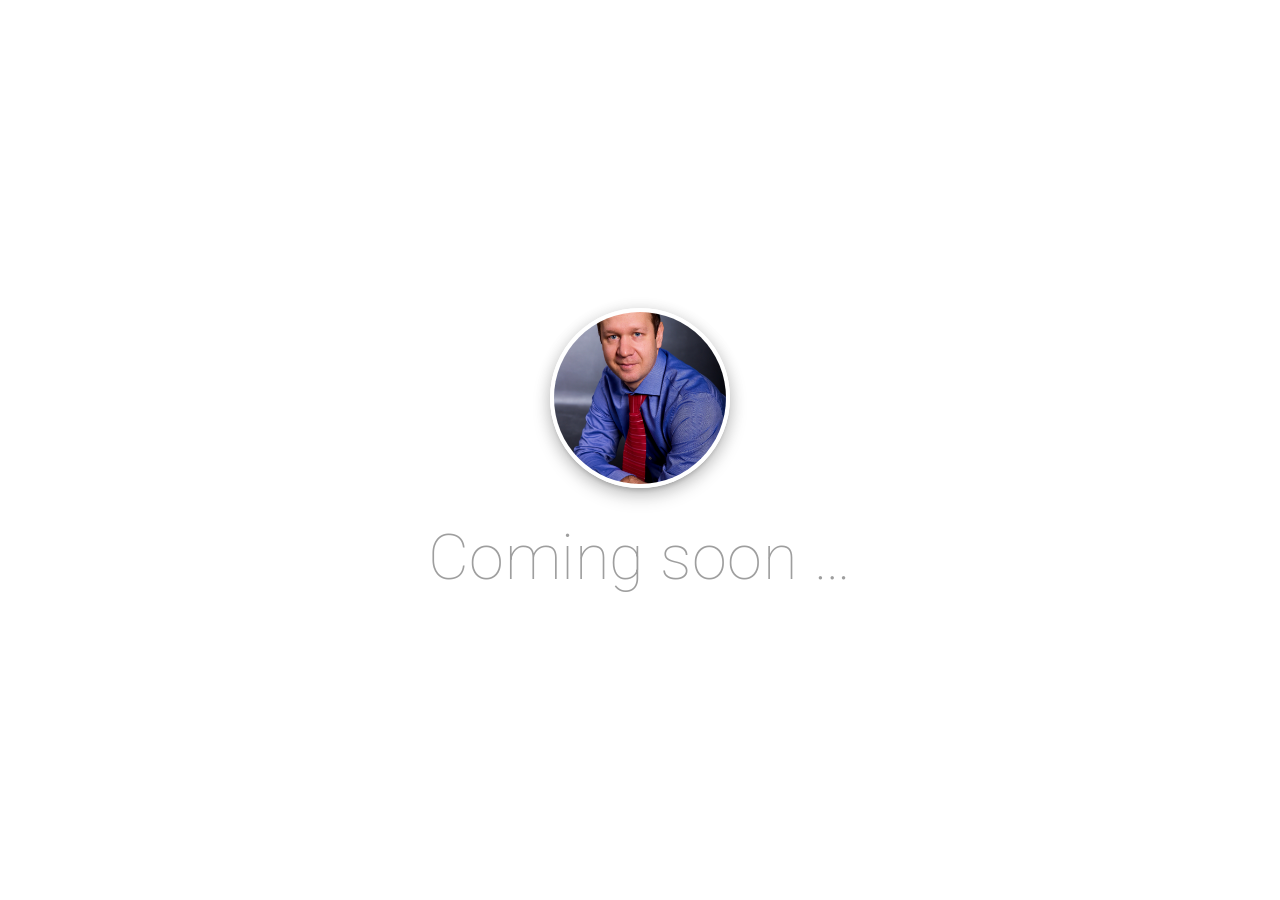
<file: coming-soon/index.html>
<!DOCTYPE html>
<html lang="en">
<head>
  <meta charset="UTF-8" />
  <meta name="viewport" content="width=device-width, initial-scale=1.0" />
  <title>Coming soon …</title>

  <!-- Material Design: Materialize CSS + Material Icons + Roboto -->
  <link rel="stylesheet" href="https://cdnjs.cloudflare.com/ajax/libs/materialize/1.0.0/css/materialize.min.css" />
  <link rel="stylesheet" href="https://fonts.googleapis.com/icon?family=Material+Icons" />
  <link rel="stylesheet" href="https://fonts.googleapis.com/css2?family=Roboto:wght@100;300;400;500&display=swap" />

  <style>
    html, body { height: 100%; }
    body {
      margin: 0;
      font-family: 'Roboto', sans-serif;
      background: #ffffff;
      /* Material "secondary text" grey on white */
      color: rgba(0, 0, 0, 0.6);
      /* Center everything on the screen */
      display: flex;
      align-items: center;
      justify-content: center;
      text-align: center;
    }
    .center-stage { padding: 24px; }
    .avatar {
      width: 180px;
      height: 180px;
      border-radius: 50%;
      object-fit: cover;
      border: 4px solid #ffffff;
      margin-bottom: 28px;
    }
    h1 {
      /* Thinnest Roboto weight + lighter Material grey */
      font-weight: 100;
      letter-spacing: 0.5px;
      margin: 0;
      color: rgba(0, 0, 0, 0.38);
    }
  </style>
</head>
<body>
  <div class="center-stage">
    <img class="avatar z-depth-3" src="images/profile.jpg" alt="Petr Šimek" />
    <h1>Coming soon …</h1>
  </div>
</body>
</html>
</file>
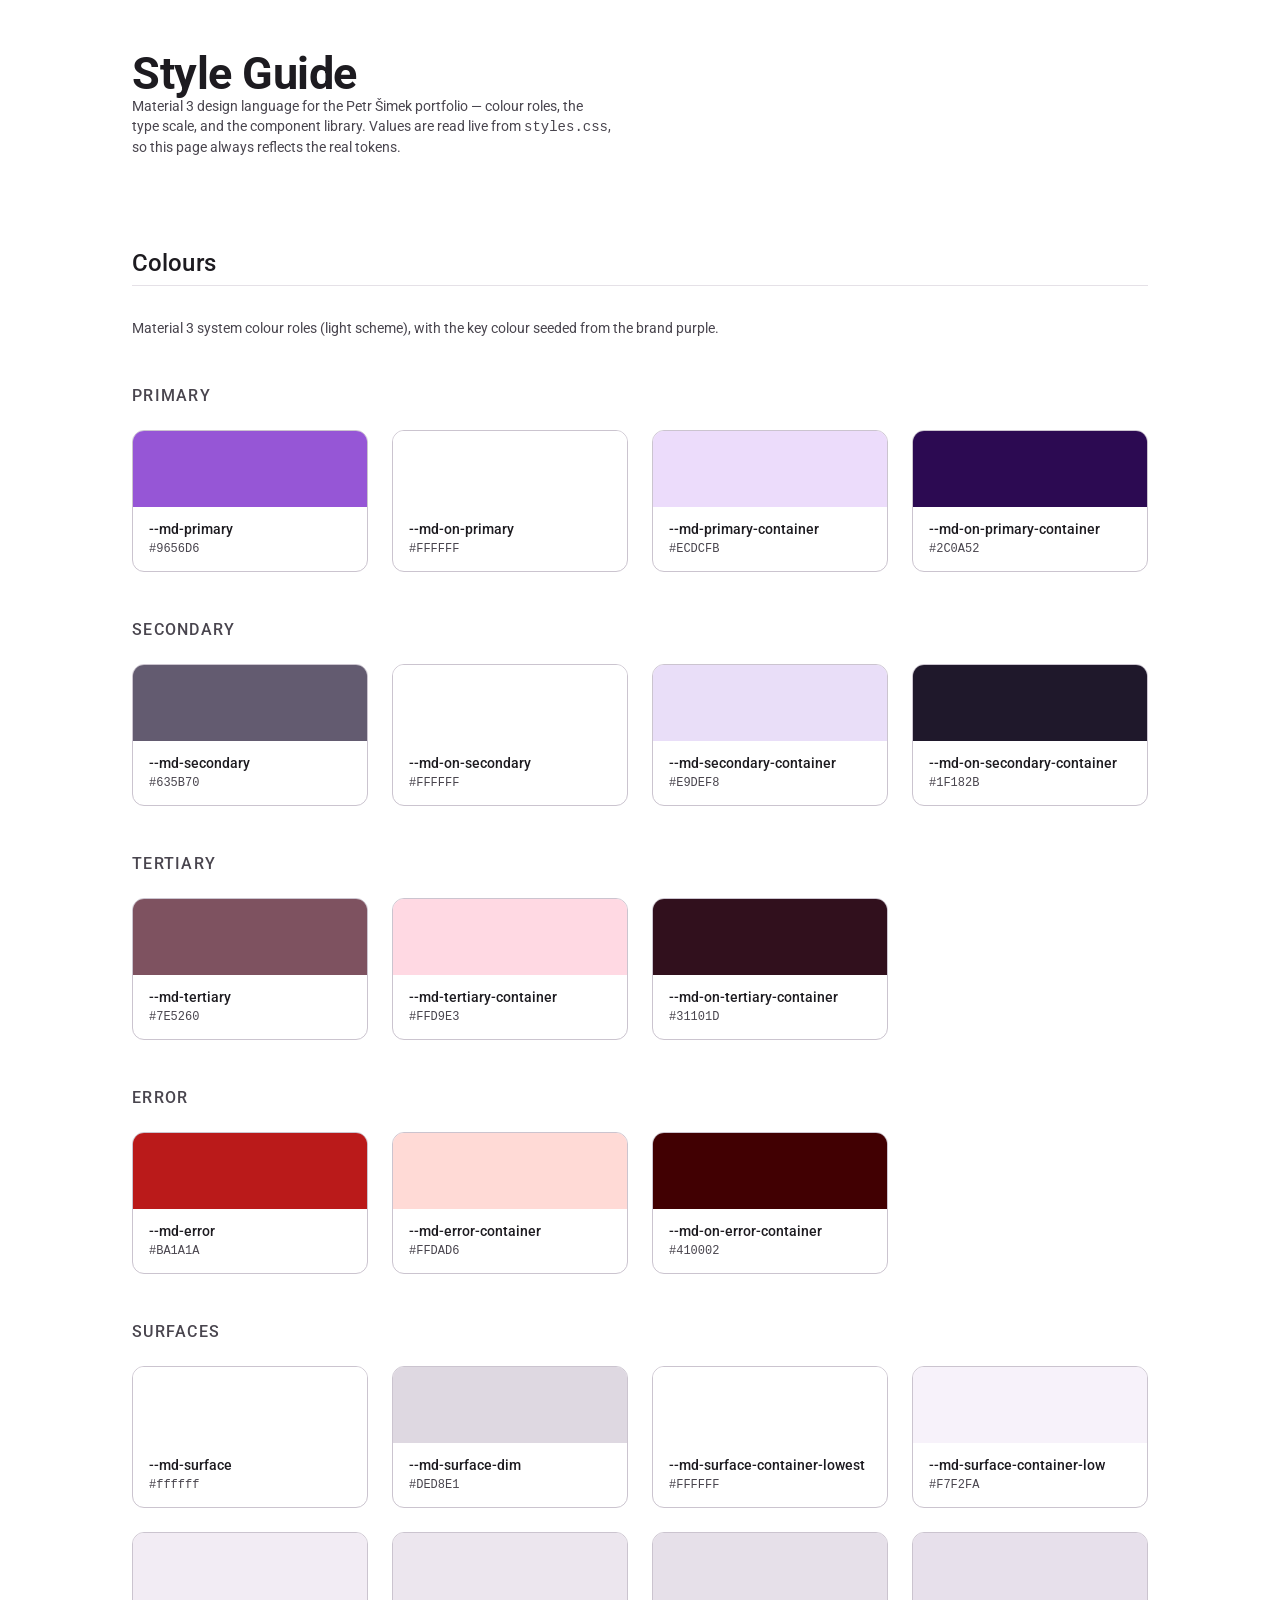
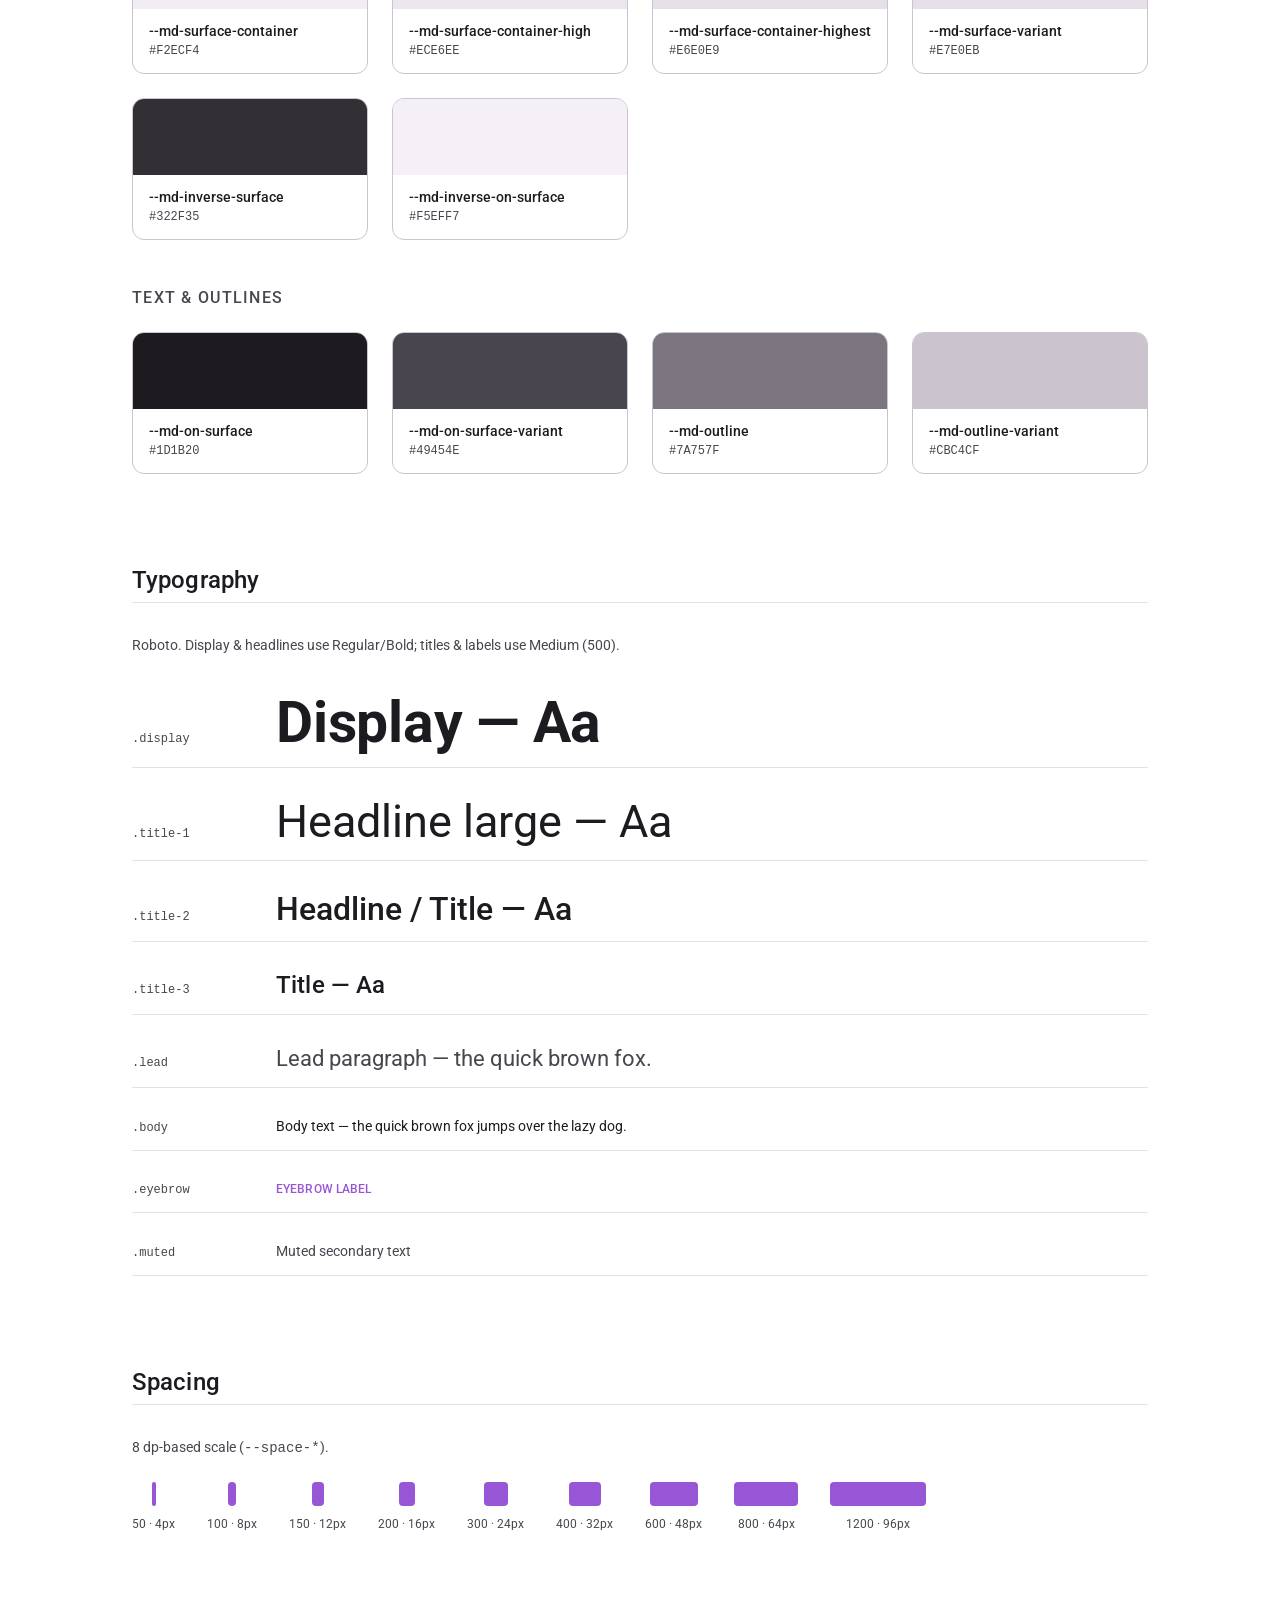
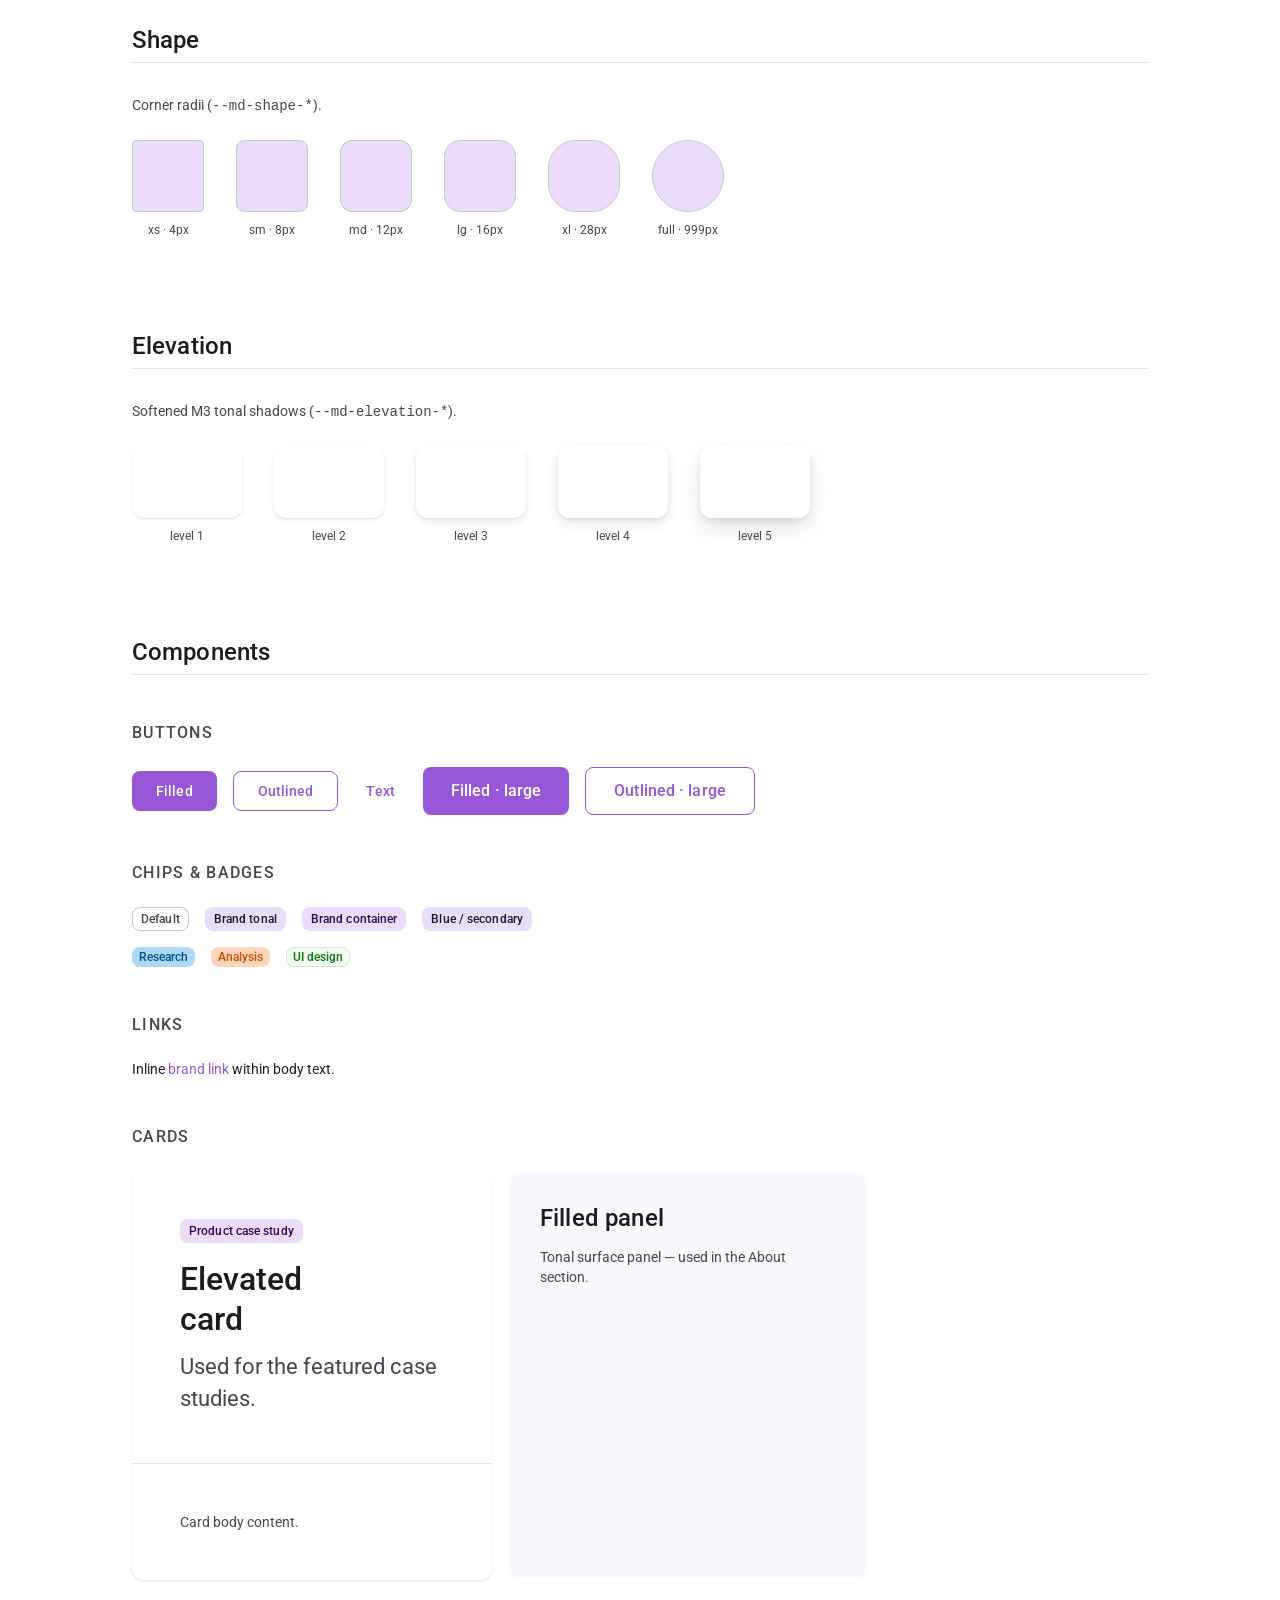
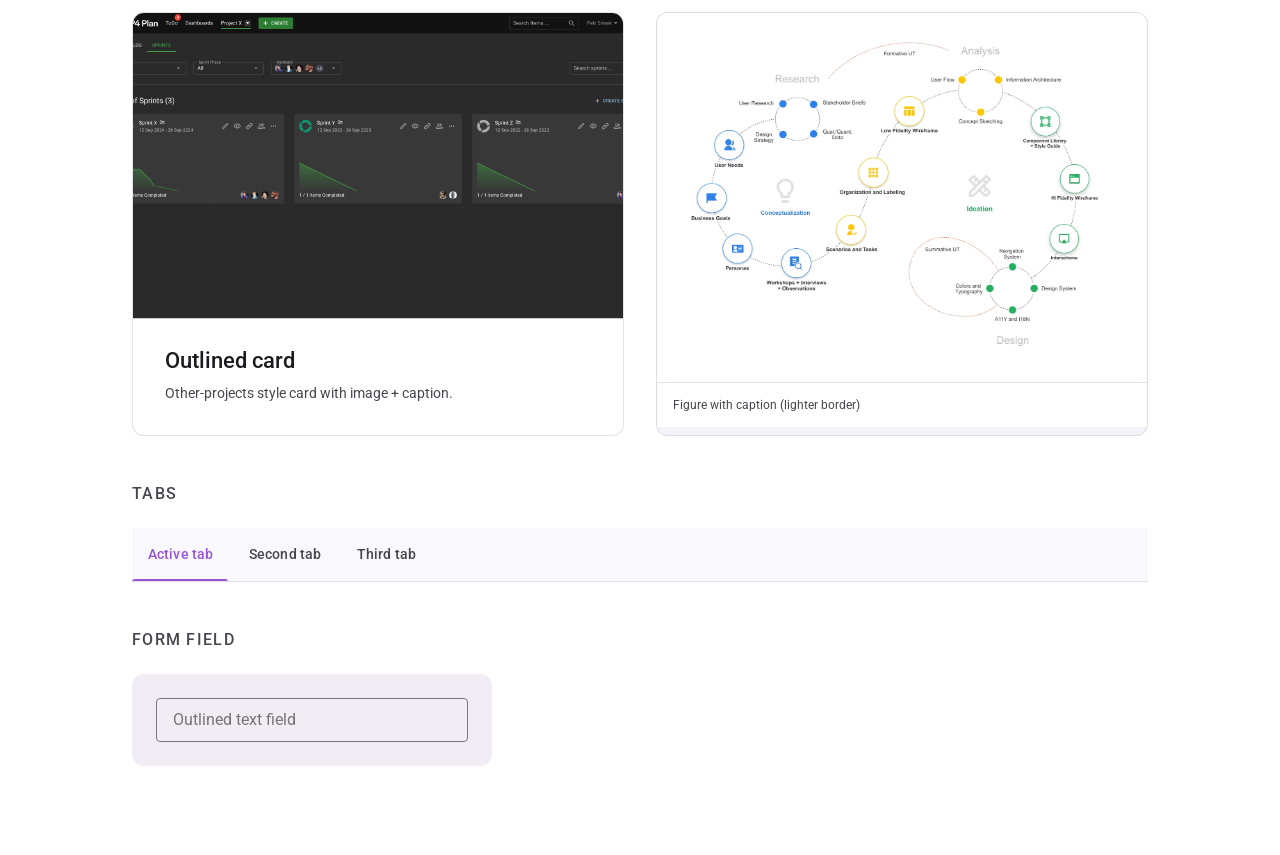
<file: portfolio-site/styleguide/index.html>
<!DOCTYPE html>
<html lang="en">
<head>
  <meta charset="UTF-8" />
  <meta name="viewport" content="width=device-width, initial-scale=1.0" />
  <title>Petr Šimek — Style Guide</title>
  <meta name="description" content="Material 3 design system style guide for the Petr Šimek portfolio: colours, typography and components." />
  <link rel="icon" type="image/svg+xml" href="../favicon.svg" />
  <meta name="theme-color" content="#9656D6" />
  <link rel="preconnect" href="https://fonts.googleapis.com" />
  <link rel="preconnect" href="https://fonts.gstatic.com" crossorigin />
  <link href="https://fonts.googleapis.com/css2?family=Roboto:ital,wght@0,400;0,500;0,700;1,400&amp;family=Roboto+Flex:opsz,wght@8..144,400;8..144,500&amp;display=swap" rel="stylesheet" />
  <!-- Reuse the project's real stylesheet so this guide reflects the live design system -->
  <link rel="stylesheet" href="../styles.css?v=53" />
  <style>
    /* ---- Style-guide layout only (not part of the design system) ---- */
    body.sg { background: var(--md-surface); color: var(--md-on-surface); }
    .sg-wrap { max-width: 1080px; margin-inline: auto; padding: var(--space-800) var(--space-400) var(--space-1200); }
    .sg-head { margin-bottom: var(--space-800); }
    .sg-head h1 { font-size: var(--fs-800); font-weight: 700; letter-spacing: -.5px; }
    .sg-head p { color: var(--md-on-surface-variant); margin-top: var(--space-150); max-width: 60ch; }
    .sg-section { margin-top: var(--space-1200); }
    .sg-section > h2 {
      font-size: var(--fs-600); font-weight: 500; letter-spacing: .1px;
      padding-bottom: var(--space-150); margin-bottom: var(--space-400);
      border-bottom: 1px solid var(--md-divider, #ddd);
    }
    .sg-section > h3 { font-size: var(--fs-400); font-weight: 500; color: var(--md-on-surface-variant);
      text-transform: uppercase; letter-spacing: .08em; margin: var(--space-600) 0 var(--space-300); }
    .sg-note { color: var(--md-on-surface-variant); font-size: var(--fs-300); margin-bottom: var(--space-300); }

    /* Swatch grid */
    .sg-grid { display: grid; grid-template-columns: repeat(auto-fill, minmax(190px, 1fr)); gap: var(--space-300); }
    .swatch { border: 1px solid var(--md-outline-variant); border-radius: var(--md-shape-md); overflow: hidden; background: var(--md-surface-container-lowest); }
    .swatch .chip { height: 76px; }
    .swatch .meta { padding: var(--space-150) var(--space-200); }
    .swatch .name { font-size: var(--fs-300); font-weight: 500; }
    .swatch .val { font-size: var(--fs-200); color: var(--md-on-surface-variant); font-family: ui-monospace, "SF Mono", Menlo, monospace; }

    /* Spacing / shape / elevation demo rows */
    .sg-row { display: flex; flex-wrap: wrap; gap: var(--space-400); align-items: flex-end; }
    .sg-cell { display: flex; flex-direction: column; gap: var(--space-100); align-items: center; font-size: var(--fs-200); color: var(--md-on-surface-variant); }
    .sg-cell .box { background: var(--md-primary); border-radius: 4px; }
    .sg-cell .shapebox { width: 72px; height: 72px; background: var(--md-primary-container); border: 1px solid var(--md-outline-variant); }
    .sg-cell .elevbox { width: 110px; height: 72px; background: var(--md-surface-container-lowest); border-radius: var(--md-shape-md); }

    .sg-stack { display: flex; flex-direction: column; gap: var(--space-200); }
    .sg-cluster { display: flex; flex-wrap: wrap; gap: var(--space-200); align-items: center; }
    .sg-type-row { display: flex; align-items: baseline; gap: var(--space-300); flex-wrap: wrap; padding-block: var(--space-150); border-bottom: 1px solid var(--md-divider, #eee); }
    .sg-type-row .tag { flex: 0 0 120px; font-size: var(--fs-200); color: var(--md-on-surface-variant); font-family: ui-monospace, Menlo, monospace; }
    .sg-card-demo { max-width: 360px; }
    .sg-onbar { background: var(--md-surface-container); padding: var(--space-300); border-radius: var(--md-shape-md); }
  </style>
</head>
<body class="sg">
  <div class="sg-wrap">

    <header class="sg-head">
      <h1>Style Guide</h1>
      <p>Material&nbsp;3 design language for the Petr&nbsp;Šimek portfolio — colour roles, the type
        scale, and the component library. Values are read live from <code>styles.css</code>, so this
        page always reflects the real tokens.</p>
    </header>

    <!-- ============================ COLOURS ============================ -->
    <section class="sg-section">
      <h2>Colours</h2>
      <p class="sg-note">Material&nbsp;3 system colour roles (light scheme), with the key colour seeded from the brand purple.</p>

      <h3>Primary</h3>
      <div class="sg-grid" data-tokens="--md-primary,--md-on-primary,--md-primary-container,--md-on-primary-container"></div>
      <h3>Secondary</h3>
      <div class="sg-grid" data-tokens="--md-secondary,--md-on-secondary,--md-secondary-container,--md-on-secondary-container"></div>
      <h3>Tertiary</h3>
      <div class="sg-grid" data-tokens="--md-tertiary,--md-tertiary-container,--md-on-tertiary-container"></div>
      <h3>Error</h3>
      <div class="sg-grid" data-tokens="--md-error,--md-error-container,--md-on-error-container"></div>
      <h3>Surfaces</h3>
      <div class="sg-grid" data-tokens="--md-surface,--md-surface-dim,--md-surface-container-lowest,--md-surface-container-low,--md-surface-container,--md-surface-container-high,--md-surface-container-highest,--md-surface-variant,--md-inverse-surface,--md-inverse-on-surface"></div>
      <h3>Text &amp; outlines</h3>
      <div class="sg-grid" data-tokens="--md-on-surface,--md-on-surface-variant,--md-outline,--md-outline-variant"></div>
    </section>

    <!-- ============================ TYPOGRAPHY ============================ -->
    <section class="sg-section">
      <h2>Typography</h2>
      <p class="sg-note">Roboto. Display &amp; headlines use Regular/Bold; titles &amp; labels use Medium (500).</p>
      <div class="sg-stack">
        <div class="sg-type-row"><span class="tag">.display</span><span class="display">Display — Aa</span></div>
        <div class="sg-type-row"><span class="tag">.title-1</span><span class="title-1">Headline large — Aa</span></div>
        <div class="sg-type-row"><span class="tag">.title-2</span><span class="title-2">Headline / Title — Aa</span></div>
        <div class="sg-type-row"><span class="tag">.title-3</span><span class="title-3">Title — Aa</span></div>
        <div class="sg-type-row"><span class="tag">.lead</span><span class="lead">Lead paragraph — the quick brown fox.</span></div>
        <div class="sg-type-row"><span class="tag">.body</span><span class="body">Body text — the quick brown fox jumps over the lazy dog.</span></div>
        <div class="sg-type-row"><span class="tag">.eyebrow</span><span class="eyebrow">Eyebrow label</span></div>
        <div class="sg-type-row"><span class="tag">.muted</span><span class="muted">Muted secondary text</span></div>
      </div>
    </section>

    <!-- ============================ SPACING ============================ -->
    <section class="sg-section">
      <h2>Spacing</h2>
      <p class="sg-note">8&nbsp;dp-based scale (<code>--space-*</code>).</p>
      <div class="sg-row" id="sg-space"></div>
    </section>

    <!-- ============================ SHAPE ============================ -->
    <section class="sg-section">
      <h2>Shape</h2>
      <p class="sg-note">Corner radii (<code>--md-shape-*</code>).</p>
      <div class="sg-row" id="sg-shape"></div>
    </section>

    <!-- ============================ ELEVATION ============================ -->
    <section class="sg-section">
      <h2>Elevation</h2>
      <p class="sg-note">Softened M3 tonal shadows (<code>--md-elevation-*</code>).</p>
      <div class="sg-row" id="sg-elev"></div>
    </section>

    <!-- ============================ COMPONENTS ============================ -->
    <section class="sg-section">
      <h2>Components</h2>

      <h3>Buttons</h3>
      <div class="sg-cluster">
        <a class="btn btn-primary" href="#">Filled</a>
        <a class="btn btn-secondary" href="#">Outlined</a>
        <a class="btn btn-ghost" href="#">Text</a>
        <a class="btn btn-primary btn-lg" href="#">Filled · large</a>
        <a class="btn btn-secondary btn-lg" href="#">Outlined · large</a>
      </div>

      <h3>Chips &amp; badges</h3>
      <div class="sg-cluster">
        <span class="badge">Default</span>
        <span class="badge badge-brand">Brand tonal</span>
        <span class="badge badge-brand-solid">Brand container</span>
        <span class="badge badge-blue">Blue / secondary</span>
      </div>
      <div class="sg-cluster" style="margin-top: var(--space-200)">
        <span class="disc-tag research">Research</span>
        <span class="disc-tag analysis">Analysis</span>
        <span class="disc-tag ui-design">UI design</span>
      </div>

      <h3>Links</h3>
      <p class="body">Inline <a class="link" href="#">brand link</a> within body text.</p>

      <h3>Cards</h3>
      <div class="sg-cluster" style="align-items: stretch">
        <article class="case sg-card-demo">
          <div class="case-hero">
            <span class="badge badge-brand-solid">Product case study</span>
            <h3 class="title-2" style="margin-top: var(--space-200)">Elevated card</h3>
            <p class="lead">Used for the featured case studies.</p>
          </div>
          <div class="case-body" style="gap: var(--space-300)">
            <p class="body muted">Card body content.</p>
          </div>
        </article>
        <div class="panel sg-card-demo">
          <h3 class="title-3" style="margin-bottom: var(--space-150)">Filled panel</h3>
          <p class="body muted">Tonal surface panel — used in the About section.</p>
        </div>
      </div>
      <div class="proj-grid" style="margin-top: var(--space-400)">
        <article class="proj-card">
          <div class="proj-shot"><img src="../images/op-pf-p4-plan.png" alt="Example thumbnail" /></div>
          <div class="proj-info">
            <h4>Outlined card</h4>
            <p class="muted">Other-projects style card with image + caption.</p>
          </div>
        </article>
        <figure class="figure" style="margin:0">
          <img src="../images/ats-process.png" alt="Example figure" />
          <figcaption>Figure with caption (lighter border)</figcaption>
        </figure>
      </div>

      <h3>Tabs</h3>
      <nav class="proj-tabs" aria-label="Example tabs" style="background: var(--bg-2)">
        <a href="#" class="active">Active tab</a>
        <a href="#">Second tab</a>
        <a href="#">Third tab</a>
        <span class="proj-tabs-indicator" style="left:0; width:96px"></span>
      </nav>

      <h3>Form field</h3>
      <div class="sg-onbar" style="max-width:360px">
        <input class="lock-input" type="text" placeholder="Outlined text field" aria-label="Example field" />
      </div>
    </section>

  </div>

  <script>
    (function () {
      var cs = getComputedStyle(document.documentElement);
      var val = function (t) { return cs.getPropertyValue(t).trim(); };

      // ---- Colour swatches ----
      document.querySelectorAll('.sg-grid[data-tokens]').forEach(function (grid) {
        grid.getAttribute('data-tokens').split(',').forEach(function (tok) {
          tok = tok.trim();
          var el = document.createElement('div');
          el.className = 'swatch';
          el.innerHTML =
            '<div class="chip" style="background:' + 'var(' + tok + ')"></div>' +
            '<div class="meta"><div class="name">' + tok + '</div>' +
            '<div class="val">' + (val(tok) || '—') + '</div></div>';
          grid.appendChild(el);
        });
      });

      // ---- Spacing ----
      ['--space-50','--space-100','--space-150','--space-200','--space-300','--space-400','--space-600','--space-800','--space-1200']
        .forEach(function (t) {
          var v = val(t);
          var c = document.createElement('div'); c.className = 'sg-cell';
          c.innerHTML = '<div class="box" style="width:' + v + ';height:24px"></div>' +
                        '<span>' + t.replace('--space-','') + ' · ' + v + '</span>';
          document.getElementById('sg-space').appendChild(c);
        });

      // ---- Shape ----
      ['--md-shape-xs','--md-shape-sm','--md-shape-md','--md-shape-lg','--md-shape-xl','--md-shape-full']
        .forEach(function (t) {
          var v = val(t);
          var c = document.createElement('div'); c.className = 'sg-cell';
          c.innerHTML = '<div class="shapebox" style="border-radius:' + v + '"></div>' +
                        '<span>' + t.replace('--md-shape-','') + ' · ' + v + '</span>';
          document.getElementById('sg-shape').appendChild(c);
        });

      // ---- Elevation ----
      [1,2,3,4,5].forEach(function (n) {
        var t = '--md-elevation-' + n;
        var c = document.createElement('div'); c.className = 'sg-cell';
        c.innerHTML = '<div class="elevbox" style="box-shadow:' + val(t) + '"></div>' +
                      '<span>level ' + n + '</span>';
        document.getElementById('sg-elev').appendChild(c);
      });
    })();
  </script>
</body>
</html>
</file>
<file: portfolio-site/styles.css>
/* ==========================================================================
   Petr Šimek — Portfolio
   ========================================================================== */

:root {
  /* ======================================================================
     Material Design 3 — light scheme, purple key colour seeded from the
     original brand (#AD77D4). M3 "sys" colour roles:
     ====================================================================== */
  --md-primary: #9656D6;             /* brand purple (key colour) */
  --md-on-primary: #FFFFFF;
  --md-primary-container: #ECDCFB;   /* light tonal container (≈ tone 92) */
  --md-on-primary-container: #2C0A52;/* text on the light container (≈ tone 12) */
  --md-secondary: #635B70;
  --md-on-secondary: #FFFFFF;
  --md-secondary-container: #E9DEF8;
  --md-on-secondary-container: #1F182B;
  --md-tertiary: #7E5260;
  --md-tertiary-container: #FFD9E3;
  --md-on-tertiary-container: #31101D;
  --md-error: #BA1A1A;
  --md-error-container: #FFDAD6;
  --md-on-error-container: #410002;

  --md-surface: #ffffff;             /* page background — pure white, matching main */
  --md-surface-dim: #DED8E1;
  --md-surface-container-lowest: #FFFFFF;
  --md-surface-container-low: #F7F2FA;
  --md-surface-container: #F2ECF4;
  --md-surface-container-high: #ECE6EE;
  --md-surface-container-highest: #E6E0E9;
  --md-surface-variant: #E7E0EB;
  --md-on-surface: #1D1B20;
  --md-on-surface-variant: #49454E;
  --md-outline: #7A757F;
  --md-outline-variant: #CBC4CF;
  --md-inverse-surface: #322F35;
  --md-inverse-on-surface: #F5EFF7;

  /* State-layer opacities (M3 interaction states) */
  --md-state-hover: 0.045;
  --md-state-focus: 0.10;
  --md-state-pressed: 0.07;

  /* M3 elevation (tonal shadow, levels 1–5) — softened to a decent, subtle look */
  --md-elevation-1: 0 1px 2px rgba(0,0,0,.08), 0 1px 3px rgba(0,0,0,.05);
  --md-elevation-2: 0 1px 2px rgba(0,0,0,.08), 0 2px 6px rgba(0,0,0,.06);
  --md-elevation-3: 0 1px 3px rgba(0,0,0,.08), 0 4px 10px rgba(0,0,0,.07);
  --md-elevation-4: 0 2px 4px rgba(0,0,0,.08), 0 6px 14px rgba(0,0,0,.08);
  --md-elevation-5: 0 4px 6px rgba(0,0,0,.08), 0 10px 22px rgba(0,0,0,.10);

  /* M3 shape scale */
  --md-shape-xs: 4px;
  --md-shape-sm: 8px;
  --md-shape-md: 12px;
  --md-shape-lg: 16px;
  --md-shape-xl: 28px;
  --md-shape-full: 999px;

  /* ----------------------------------------------------------------------
     Legacy token names mapped onto the M3 roles, so the whole site picks
     up Material colours / shape / elevation without touching every rule.
     ---------------------------------------------------------------------- */
  --brand-bg-rest: var(--md-primary);
  --brand-bg-hover: #854BC0;          /* primary, ~12% darker — hover */
  --brand-bg-active: #6F3DA3;         /* primary, ~24% darker — active/pressed */

  --fg-1: var(--md-on-surface);
  --fg-2: var(--md-on-surface-variant);
  --fg-3: var(--md-outline);
  --fg-inverted-1: var(--md-on-primary);
  --bg-1: var(--md-surface);
  --bg-2: #f8f8fd;                   /* light section background, matching main */
  --bg-3: #f3f3f8;                   /* light tonal background, matching main */
  --border-1: var(--md-outline-variant);
  --border-2: var(--md-outline);

  --status-blue-bg-2: var(--md-secondary-container);
  --status-blue-fg: var(--md-on-secondary-container);

  /* --- Typography: Roboto + Material 3 type scale --- */
  --font-base: "Roboto", "Roboto Flex", -apple-system, BlinkMacSystemFont, "Segoe UI", sans-serif;
  --fw-regular: 400;
  --fw-semibold: 500;                /* M3 uses Medium (500), not Semibold, for emphasis */
  --fw-bold: 500;                    /* M3 titles/labels are Medium; headlines stay Regular */

  --fs-200: 12px;
  --fs-300: 14px;
  --fs-400: 16px;
  --fs-500: 22px;                    /* title-large */
  --fs-600: 24px;                    /* headline-small */
  --fs-700: 32px;                    /* headline-large */
  --fs-800: 45px;                    /* display-medium */
  --fs-900: 57px;                    /* display-large */

  --lh-300: 20px;
  --lh-400: 24px;
  --lh-600: 32px;

  /* --- Spacing (unchanged 8dp-based scale) --- */
  --space-50: 4px;
  --space-100: 8px;
  --space-150: 12px;
  --space-200: 16px;
  --space-300: 24px;
  --space-400: 32px;
  --space-600: 48px;
  --space-800: 64px;
  --space-1200: 96px;

  /* --- Radius mapped to the M3 shape scale --- */
  --radius-sm: var(--md-shape-sm);
  --radius-md: var(--md-shape-md);
  --radius-lg: var(--md-shape-lg);
  --radius-xl: var(--md-shape-xl);

  /* --- Elevation mapped to M3 levels 1–3 --- */
  --shadow-sm: var(--md-elevation-1);
  --shadow-md: var(--md-elevation-2);
  --shadow-lg: var(--md-elevation-3);

  --maxw: 1200px;
}

/* --------------------------------------------------------------------------
   Reset / base
   -------------------------------------------------------------------------- */
*, *::before, *::after { box-sizing: border-box; }

html { scroll-behavior: smooth; }

body {
  margin: 0;
  font-family: var(--font-base);
  font-size: var(--fs-300);
  line-height: var(--lh-300);
  font-weight: var(--fw-regular);
  color: var(--fg-1);
  background: var(--bg-1);
  -webkit-font-smoothing: antialiased;
  text-rendering: optimizeLegibility;
}

img { display: block; max-width: 100%; }
a { color: inherit; text-decoration: none; }

h1, h2, h3, h4, p { margin: 0; }

.wrap { width: 100%; max-width: var(--maxw); margin-inline: auto; padding-inline: var(--space-300); }

/* --------------------------------------------------------------------------
   Typography helpers
   -------------------------------------------------------------------------- */
.eyebrow {
  font-size: var(--fs-200);
  font-weight: var(--fw-semibold);
  letter-spacing: .08em;
  text-transform: uppercase;
  color: var(--brand-bg-rest);
}
.display { font-size: var(--fs-900); line-height: 1.04; font-weight: var(--fw-bold); letter-spacing: -.02em; }
.title-1 { font-size: var(--fs-800); line-height: 1.1; font-weight: var(--fw-bold); letter-spacing: -.015em; }
.title-2 { font-size: var(--fs-700); line-height: 1.2; font-weight: var(--fw-semibold); letter-spacing: -.01em; }
.title-3 { font-size: var(--fs-600); line-height: var(--lh-600); font-weight: var(--fw-semibold); }
.lead    { font-size: var(--fs-500); line-height: 30px; color: var(--fg-2); }
.body    { font-size: var(--fs-300); line-height: var(--lh-300); }
.muted   { color: var(--fg-2); }

/* --------------------------------------------------------------------------
   Top bar
   -------------------------------------------------------------------------- */
.topbar {
  position: sticky; top: 0; z-index: 50;
  height: 56px;
  display: flex; align-items: center;
  background: rgba(248,248,253,.85);
  backdrop-filter: saturate(160%) blur(12px);
  border-bottom: 1px solid var(--border-1);
  transition: background .25s ease, border-color .25s ease, backdrop-filter .25s ease;
}
/* Transparent at the very top of the page — desktop only (mobile keeps the frosted bar) */
@media (min-width: 721px) {
  .topbar.at-top {
    background: transparent;
    -webkit-backdrop-filter: none;
    backdrop-filter: none;
    border-bottom-color: transparent;
  }
}
.topbar .wrap { display: flex; align-items: center; justify-content: space-between; gap: var(--space-300); }
.brand { display: flex; align-items: center; gap: var(--space-150); font-weight: var(--fw-bold); }
.brand-mark {
  width: 28px; height: 28px; border-radius: 8px;
  background: var(--brand-bg-rest); color: #fff;
  display: grid; place-items: center; font-weight: var(--fw-bold); font-size: 14px;
}
.brand-name { font-size: var(--fs-300); }
.brand-name span { color: var(--fg-3); font-weight: var(--fw-regular); }
.nav { display: flex; align-items: center; gap: var(--space-100); }
.nav a {
  padding: var(--space-100) var(--space-150);
  border-radius: var(--radius-md);
  color: var(--fg-2); font-weight: var(--fw-semibold); font-size: var(--fs-300);
}
.nav a:hover { color: var(--fg-1); background: var(--bg-3); }
.nav .nav-cta { margin-left: var(--space-100); }
/* Button links in the nav must keep their button colors (override generic .nav a) */
.nav a.btn-primary { color: var(--fg-inverted-1); }
.nav a.btn-primary:hover { color: var(--fg-inverted-1); background: var(--brand-bg-hover); }
.nav a.btn-secondary { color: var(--fg-1); }
.nav a.btn-secondary:hover { color: var(--fg-1); background: var(--bg-3); }
/* Hamburger toggle — hidden on desktop, shown on mobile */
.nav-toggle {
  display: none; width: 40px; height: 40px;
  align-items: center; justify-content: center;
  border: 1px solid var(--border-1); background: var(--bg-1);
  border-radius: var(--radius-md); color: var(--fg-3); cursor: pointer;
}
.nav-toggle:hover { background: var(--bg-3); color: var(--fg-2); }
.nav-toggle-icon { width: 22px; height: 22px; }
@media (max-width: 720px) {
  .nav-toggle { display: inline-flex; }
  /* Collapse the inline nav into a dropdown panel below the bar */
  .nav {
    display: none;
    position: absolute; top: 100%; left: 0; right: 0;
    flex-direction: column; align-items: stretch; gap: var(--space-50);
    padding: var(--space-150);
    background: var(--bg-1);
    border-bottom: 1px solid var(--border-1);
    box-shadow: var(--shadow-md);
  }
  .nav.open { display: flex; }
  .nav a { padding: var(--space-200); font-size: var(--fs-400); }
}

/* --------------------------------------------------------------------------
   Buttons
   -------------------------------------------------------------------------- */
.btn {
  display: inline-flex; align-items: center; gap: var(--space-100);
  height: 36px; padding: 0 var(--space-200);
  border-radius: var(--radius-md);
  font-family: inherit; font-size: var(--fs-300); font-weight: var(--fw-semibold);
  border: 1px solid transparent; cursor: pointer; white-space: nowrap;
  transition: background .15s ease, border-color .15s ease, color .15s ease;
}
.btn-primary { background: var(--brand-bg-rest); color: #fff; }
.btn-primary:hover { background: var(--brand-bg-hover); }
.btn-primary:active { background: var(--brand-bg-active); }
.btn-secondary { background: var(--bg-1); color: var(--fg-1); border-color: var(--border-2); }
.btn-secondary:hover { background: var(--bg-3); }
.btn-ghost { background: transparent; color: var(--brand-bg-rest); }
.btn-ghost:hover { background: var(--bg-3); }
.btn-lg { height: 44px; padding: 0 var(--space-300); font-size: var(--fs-400); }

/* --------------------------------------------------------------------------
   Badges / tags
   -------------------------------------------------------------------------- */
.badge {
  display: inline-flex; align-items: center; gap: 6px;
  padding: 3px var(--space-100); border-radius: 999px;
  font-size: var(--fs-200); font-weight: var(--fw-semibold);
  background: var(--bg-3); color: var(--fg-2); border: 1px solid var(--border-1);
}
.badge-brand { background: rgba(173,119,212,.08); color: var(--brand-bg-rest); border-color: rgba(173,119,212,.18); }
.badge-blue  { background: var(--status-blue-bg-2); color: var(--status-blue-fg); border-color: transparent; }
.badge-brand-solid { background: var(--brand-bg-rest); color: #fff; border-color: transparent; }

/* Reusable link style: brand colour, no underline (not yet applied anywhere) */
.link { color: var(--brand-bg-rest); text-decoration: none; }
.link:hover, .link:focus-visible { color: var(--brand-bg-hover); }
.tags { display: flex; flex-wrap: wrap; gap: var(--space-100); }

/* --------------------------------------------------------------------------
   Sections
   -------------------------------------------------------------------------- */
section { scroll-margin-top: 72px; }
.section { padding-block: var(--space-1200); }
.section-head { max-width: 720px; margin-bottom: var(--space-600); }
.section-head .eyebrow { margin-bottom: var(--space-150); }
.section-head p { margin-top: var(--space-200); }

/* --------------------------------------------------------------------------
   Hero
   -------------------------------------------------------------------------- */
.hero {
  position: relative; overflow: hidden;
  background: var(--bg-2);
  border-bottom: 1px solid var(--border-1);
  /* Top bar (56px) + hero fill the viewport. Flex column so the footer (stats +
     "Worked at") pins to the bottom while the heading/card stay centered above. */
  min-height: calc(100vh - 56px);
  display: flex; flex-direction: column;
  padding-bottom: var(--space-600);
}
/* Desktop: hero extends up under the (transparent-at-top) bar so its background
   shows through. padding-top keeps the centered content within the visible band. */
@media (min-width: 721px) {
  .hero {
    margin-top: -56px;
    min-height: 100vh;
    padding-top: 56px;
    /* Bottom padding raises the centered content a little above true center. */
    padding-bottom: var(--space-800);
  }
}
.hero::before {
  content: ""; position: absolute; inset: 0;
  background:
    radial-gradient(900px 400px at 85% -10%, rgba(173,119,212,.18), transparent 60%),
    radial-gradient(600px 300px at 10% 120%, rgba(173,216,247,.30), transparent 60%);
  pointer-events: none;
}
.hero .wrap { position: relative; flex: 1 1 auto; display: flex; flex-direction: column; }
/* Grid grows to fill the space above the footer, with its content centered there. */
.hero-grid { display: grid; grid-template-columns: 1.4fr 1fr; gap: var(--space-800); align-items: start; flex: 1 1 auto; align-content: center; }
.hero h1 { margin-block: var(--space-300) var(--space-300); }
.hero .lead { max-width: 56ch; }
.hero-actions { display: flex; flex-wrap: wrap; gap: var(--space-150); margin-top: var(--space-400); }
.hero-meta { display: flex; flex-wrap: wrap; gap: var(--space-300); }
/* Full-width row beneath the hero grid: stats, then "Worked at" logos beside them.
   Items spread to fill the container from left to right. */
.hero-footer {
  display: flex; flex-wrap: wrap; align-items: flex-end;
  justify-content: space-between;
  gap: var(--space-600) var(--space-800); margin-top: var(--space-600);
}
/* Stats group grows and spaces its three stats out to help fill the width */
.hero-footer .hero-meta { flex: 1 1 auto; justify-content: space-between; }
.hero-meta .stat { display: flex; flex-direction: column; gap: var(--space-200); }
.hero-meta .stat .num { font-size: var(--fs-700); font-weight: var(--fw-bold); letter-spacing: -.01em; line-height: 1; }
.hero-meta .stat .lbl { font-size: var(--fs-200); color: var(--fg-2); text-transform: uppercase; letter-spacing: .06em; }

.hero-card {
  background: var(--bg-1); border: 1px solid var(--border-1); border-radius: var(--radius-lg);
  box-shadow: var(--shadow-lg); padding: var(--space-400);
  margin-top: 28px; /* aligns the card top with the title's cap height (h1 cell top + h1 margin + Noto Sans cap offset) */
}
.hero-card .row { display: flex; align-items: center; gap: var(--space-150); }
.avatar {
  width: 56px; height: 56px; border-radius: 50%;
  background: linear-gradient(135deg, var(--brand-bg-rest), #cda0e6);
  color: #fff; display: grid; place-items: center; font-size: 20px; font-weight: var(--fw-bold);
}
.hero-card dl { margin: var(--space-300) 0 0; display: grid; grid-template-columns: auto 1fr; gap: var(--space-150) var(--space-200); }
.hero-card dt { color: var(--fg-2); font-size: var(--fs-200); text-transform: uppercase; letter-spacing: .05em; align-self: center; }
.hero-card dd { margin: 0; font-weight: var(--fw-regular); }

@media (max-width: 900px) {
  .hero-grid { grid-template-columns: 1fr; }
  .display { font-size: var(--fs-800); }
  .hero-card { margin-top: 0; } /* no offset when stacked */
}

/* --------------------------------------------------------------------------
   About
   -------------------------------------------------------------------------- */
.about-grid { display: grid; grid-template-columns: 1.3fr 1fr; gap: var(--space-800); }
.skill-list { display: flex; flex-direction: column; gap: var(--space-400); }
.panel {
  background: var(--bg-2); border: 1px solid var(--border-1); border-radius: var(--radius-lg);
  padding: var(--space-400);
}
.panel h3 { margin-bottom: var(--space-200); }

.timeline { display: flex; flex-direction: column; }
.tl-item { display: grid; grid-template-columns: 120px 1fr; gap: var(--space-300); padding-block: var(--space-300); border-top: 1px solid var(--border-1); }
.tl-item:first-child { border-top: 0; }
.tl-when { color: var(--fg-2); font-size: var(--fs-200); font-weight: var(--fw-semibold); text-transform: uppercase; letter-spacing: .04em; }
.tl-role { font-weight: var(--fw-semibold); font-size: var(--fs-400); }
.tl-co { color: var(--brand-bg-rest); font-weight: var(--fw-semibold); }
.tl-note { color: var(--fg-2); margin-top: 4px; }
@media (max-width: 900px) { .about-grid { grid-template-columns: 1fr; } .tl-item { grid-template-columns: 1fr; gap: 4px; } }

/* --------------------------------------------------------------------------
   Work / projects
   -------------------------------------------------------------------------- */
.work { background: var(--bg-2); border-top: 1px solid var(--border-1); border-bottom: 1px solid var(--border-1); }

/* Featured case study */
.case {
  background: var(--bg-1); border: 1px solid var(--border-1); border-radius: var(--radius-xl);
  overflow: hidden; box-shadow: var(--shadow-md); margin-bottom: var(--space-800);
}
.case-hero { padding: var(--space-600); border-bottom: 1px solid var(--border-1); background: linear-gradient(180deg, rgba(173,119,212,.04), transparent); }
.case-hero .tags { margin-bottom: var(--space-200); }
.case-hero h3 { margin-bottom: var(--space-150); }
.case-hero .lead { max-width: 70ch; }
.case-meta { display: grid; grid-template-columns: repeat(4, 1fr); gap: var(--space-300); margin-top: var(--space-400); }
.case-meta dt { font-size: var(--fs-200); text-transform: uppercase; letter-spacing: .05em; color: var(--fg-2); margin-bottom: 4px; }
.case-meta dd { margin: 0; font-weight: var(--fw-semibold); }
@media (max-width: 720px) { .case-meta { grid-template-columns: 1fr 1fr; } }

.case-body { padding: var(--space-600); display: flex; flex-direction: column; gap: var(--space-800); }
.step { display: grid; grid-template-columns: 280px 1fr; gap: var(--space-600); }
.step-label { display: flex; gap: var(--space-150); align-items: baseline; }
.step-num { font-size: var(--fs-200); font-weight: var(--fw-bold); color: var(--brand-bg-rest); letter-spacing: .06em; }
.step h4 { font-size: var(--fs-600); line-height: var(--lh-600); font-weight: var(--fw-semibold); }
.step .step-text { color: var(--fg-2); }
.step .step-text + .step-text { margin-top: var(--space-150); }
@media (max-width: 820px) { .step { grid-template-columns: 1fr; gap: var(--space-300); } }

/* Image figures */
.figure {
  margin: var(--space-400) 0 0;   /* zero the UA default `figure` left/right margin (40px) */
  border: 1px solid var(--border-1); border-radius: var(--radius-lg);
  overflow: hidden; background: var(--bg-3);
}
.figure img { width: 100%; height: auto; }
.figure figcaption { padding: var(--space-150) var(--space-200); font-size: var(--fs-200); color: var(--fg-2); border-top: 1px solid var(--border-1); background: var(--bg-1); }

.gallery { display: grid; gap: var(--space-200); margin-top: var(--space-400); }
.gallery-2 { grid-template-columns: repeat(2, 1fr); }
.gallery-scroll {
  display: flex; gap: var(--space-200); overflow-x: auto; padding-bottom: var(--space-200);
  scroll-snap-type: x mandatory;
}
.gallery-scroll .figure { flex: 0 0 300px; scroll-snap-align: start; margin-top: 0; }
@media (max-width: 720px) { .gallery-2 { grid-template-columns: 1fr; } }

/* Other projects grid */
.proj-grid { display: grid; grid-template-columns: repeat(2, 1fr); gap: var(--space-400); }
.proj-card {
  background: var(--bg-1); border: 1px solid var(--border-1); border-radius: var(--radius-lg);
  overflow: hidden; box-shadow: var(--shadow-sm); display: flex; flex-direction: column;
  transition: box-shadow .2s ease, transform .2s ease;
}
.proj-card:hover { box-shadow: var(--shadow-md); transform: translateY(-2px); }
.proj-shot { background: var(--bg-3); border-bottom: 1px solid var(--border-1); aspect-ratio: 16/10; overflow: hidden; }
.proj-shot img { width: 100%; height: 100%; object-fit: cover; object-position: top center; }
.proj-info { padding: var(--space-400); display: flex; flex-direction: column; gap: var(--space-150); flex: 1; }
.proj-info .tags { margin-bottom: var(--space-50); }
.proj-info h4 { font-size: var(--fs-500); font-weight: var(--fw-semibold); }
.proj-info p { color: var(--fg-2); }
@media (max-width: 820px) { .proj-grid { grid-template-columns: 1fr; } }

/* --------------------------------------------------------------------------
   Contact / footer
   -------------------------------------------------------------------------- */
.contact { background: var(--brand-bg-rest); color: #fff; }
.contact .eyebrow { color: rgba(255,255,255,.8); }
.contact h2 { color: #fff; }
.contact .lead { color: rgba(255,255,255,.85); }
.contact-grid { display: grid; grid-template-columns: 1.2fr 1fr; gap: var(--space-800); align-items: start; }
.contact-links { display: flex; flex-direction: column; gap: var(--space-150); }
.contact-links a, .contact-links .li {
  display: flex; align-items: center; justify-content: space-between; gap: var(--space-300);
  padding: var(--space-200) var(--space-300);
  background: rgba(255,255,255,.10); border: 1px solid rgba(255,255,255,.18);
  border-radius: var(--radius-md); font-weight: var(--fw-semibold);
}
.contact-links a:hover { background: rgba(255,255,255,.18); }
.contact-links .k { color: rgba(255,255,255,.7); font-weight: var(--fw-regular); font-size: var(--fs-200); text-transform: uppercase; letter-spacing: .05em; }
@media (max-width: 820px) { .contact-grid { grid-template-columns: 1fr; gap: var(--space-400); } }

footer.foot { padding-block: var(--space-400); background: #15131f; color: rgba(255,255,255,.6); font-size: var(--fs-200); }
footer.foot .wrap { display: flex; justify-content: space-between; gap: var(--space-300); flex-wrap: wrap; }

/* --------------------------------------------------------------------------
   Page styles (hero video/gradient, project tabs, case sections, personas,
   protected region, lightbox, glass card). Moved here from the index.html
   inline <style>. These intentionally layer over earlier rules above, so
   they must stay at the end of this file.
   -------------------------------------------------------------------------- */
/* Backstop against any stray horizontal overflow.
   Use `clip` (not `hidden`): `hidden` makes html/body a scroll container,
   which breaks `position: sticky` on the topbar. `clip` does not. */
html, body { max-width: 100%; overflow-x: clip; }

/* ---- Hero video background ---- */
.hero { position: relative; overflow: hidden; background: #0b0a12; }
.hero-video {
  position: absolute; inset: 0;
  width: 100%; height: 100%;
  object-fit: cover;
  z-index: 0;
  pointer-events: none;
}
/* Light scrim keeps dark hero text readable; lighter on the right so the video shows */
.hero-scrim {
  position: absolute; inset: 0; z-index: 1; pointer-events: none;
  background: linear-gradient(90deg,
    rgba(248,248,253,0.94) 0%,
    rgba(248,248,253,0.78) 50%,
    rgba(248,248,253,0.45) 100%);
}
.hero::before { z-index: 1; }      /* keep the decorative brand glow above the video */
.hero .wrap { position: relative; z-index: 2; }   /* content sits on top */
@media (max-width: 900px) {
  /* Mobile: drop the animated video, replace with a static gradient that
     reuses the video's pastel palette (pink → lavender → light blue → near-white). */
  .hero-video { display: none; }
  .hero {
    background: linear-gradient(135deg,
      #f6cfdd 0%,
      #e7c9ec 34%,
      #cdd6f2 64%,
      #f8f6fc 100%);
  }
  /* Light wash for text legibility (the gradient is already pale) */
  .hero-scrim { background: rgba(248,248,253,0.45); }
}

/* ---- Horizontal project tabs ---- */
.proj-tabs {
  position: relative;        /* not sticky — only the topbar sticks */
  z-index: 20;
  display: flex;
  gap: var(--space-50);
  border-bottom: 1px solid var(--border-1);
  margin-bottom: var(--space-600);
  overflow-x: auto;
  scrollbar-width: none;          /* Firefox: hide scrollbar */
  -ms-overflow-style: none;       /* old Edge/IE */
  background: var(--bg-2);   /* matches the work section bg */
}
.proj-tabs::-webkit-scrollbar { display: none; }   /* Chrome/Safari: hide scrollbar */
.proj-tabs a {
  display: inline-flex; align-items: center; gap: var(--space-100);
  padding: var(--space-200) var(--space-200);
  color: var(--fg-2); font-weight: var(--fw-semibold);
  white-space: nowrap;
  border-bottom: 2px solid transparent;
  margin-bottom: -1px;
  transition: color .15s ease, border-color .15s ease;
}
.proj-tabs a:hover { color: var(--fg-1); }
.proj-tabs a.active { color: var(--brand-bg-rest); }   /* underline now drawn by the sliding indicator */
/* Sliding active-tab indicator (JS sets width + translateX) */
.proj-tabs-indicator {
  position: absolute; left: 0; bottom: -1px;
  height: 2px; width: 0;
  background: var(--brand-bg-rest); border-radius: 2px;
  transform: translateX(0); pointer-events: none;
}
.proj-tabs-indicator.ready {
  transition: transform .3s cubic-bezier(.4, 0, .2, 1), width .3s cubic-bezier(.4, 0, .2, 1);
}
@media (prefers-reduced-motion: reduce) { .proj-tabs-indicator.ready { transition: none; } }
.proj-tabs a .idx {
  width: 22px; height: 22px; flex: none;
  display: grid; place-items: center;
  border-radius: 6px; font-size: var(--fs-200); font-weight: var(--fw-bold);
  background: var(--border-2); color: var(--fg-2);
}
.proj-tabs a.active .idx { background: var(--brand-bg-rest); color: #fff; }
.proj-tabs a.disabled { color: var(--fg-3); cursor: default; pointer-events: none; }
.proj-tabs a.disabled .idx { background: transparent; border: 1px dashed var(--border-2); color: var(--fg-3); }

/* "Others" dropdown trigger — styled to match a tab */
.proj-tabs-others {
  display: inline-flex; align-items: center; gap: var(--space-50);
  padding: var(--space-200) var(--space-200);
  font: inherit; font-weight: var(--fw-semibold); color: var(--fg-2);
  background: none; border: none; border-bottom: 2px solid transparent;
  margin-bottom: -1px; white-space: nowrap; cursor: pointer;
  transition: color .15s ease;
}
.proj-tabs-others:hover { color: var(--fg-1); }
.proj-tabs-others.active { color: var(--brand-bg-rest); }   /* active when an Others project is shown */
.proj-tabs-caret { width: 16px; height: 16px; flex: none; transition: transform .2s ease; }
.proj-tabs-others[aria-expanded="true"] .proj-tabs-caret { transform: rotate(180deg); }

/* "Others" dropdown menu — position:fixed (JS-positioned) so it isn't clipped by the tabs' overflow */
.proj-tabs-menu {
  position: fixed; z-index: 100;
  min-width: 200px; max-height: 60vh; overflow-y: auto;
  background: var(--bg-1); border: 1px solid var(--border-1);
  border-radius: var(--radius-lg); box-shadow: var(--shadow-lg);
  padding: var(--space-100);
}
.proj-tabs-menu[hidden] { display: none; }
.proj-tabs-menu a {
  display: block; padding: var(--space-100) var(--space-150);
  border-radius: var(--radius-md);
  color: var(--fg-1); font-size: var(--fs-300); font-weight: var(--fw-semibold);
  white-space: nowrap;
}
.proj-tabs-menu a:hover { background: var(--bg-3); }
.proj-tabs-menu a.active { color: var(--brand-bg-rest); background: rgba(173,119,212,.08); }

/* Tabbed projects: only the active project is shown */
article.case[hidden] { display: none; }

/* ---- Responsiveness: stop grid tracks from blowing out the viewport ---- */
.case { margin-bottom: 0; }
.step { grid-template-columns: 280px minmax(0, 1fr); }   /* minmax(0,..) prevents overflow */
.case-meta { grid-template-columns: repeat(4, minmax(0, 1fr)); }
.gallery-2 { grid-template-columns: repeat(2, minmax(0, 1fr)); }
@media (max-width: 820px) { .step { grid-template-columns: 1fr; } }
@media (max-width: 720px) {
  .case-hero, .case-body { padding: var(--space-400); }
  .case-meta { grid-template-columns: 1fr 1fr; }
}

/* ---- Profile photo in hero card (same 56px circle as the old initials) ---- */
.hero-card img.avatar { object-fit: cover; object-position: center 22%; cursor: zoom-in; }

/* ---- Small Perforce logo in the project header ---- */
/* Logo pinned to the top-right corner of the case-study card header (.case-hero). */
.case-hero { position: relative; }
.case-hero h3 { padding-right: 132px; }   /* reserve room so the heading clears the logo */
.perforce-logo { position: absolute; top: var(--space-600); right: var(--space-600); height: 24px; width: auto; margin: 0; }
@media (max-width: 720px) {
  .case-hero h3 { padding-right: 104px; }
  .perforce-logo { top: var(--space-400); right: var(--space-400); height: 20px; }
}

/* ---- Meta information at the bottom of each case-hero (from Figma) ---- */
/* Muted "Type"/"Link" rows; the link uses the site brand colour. */
.case-hero-meta {
  margin-top: var(--space-400);
  display: flex; flex-wrap: wrap; align-items: center; gap: var(--space-100) var(--space-400);
  font-size: var(--fs-200);
}
.case-hero-meta .cmi { display: flex; align-items: baseline; gap: var(--space-100); min-width: 0; }
.case-hero-meta .cmi-label { color: var(--fg-3); text-transform: uppercase; letter-spacing: .06em; }
.case-hero-meta .cmi-val { color: var(--fg-2); }
.case-hero-meta a { color: var(--brand-bg-rest); text-decoration: underline; text-underline-offset: 2px; word-break: break-word; }
.case-hero-meta a:hover { color: var(--brand-bg-hover); }
.case-hero-meta .badge { align-self: center; }

/* ---- "Worked at" company logos (full-width row under the hero grid) ---- */
/* Mirrors a .stat: value (logos) on top, title (label) below, same gap */
.worked-at {
  display: flex; flex-direction: column; gap: var(--space-200);
  flex: 1 1 auto; /* grow so the logos can spread across the right side */
}
/* Same styling as the stat labels (e.g. "Years in product & web") */
.worked-at-label { font-size: var(--fs-200); color: var(--fg-2); text-transform: uppercase; letter-spacing: .06em; margin: 0; }
/* Logos spread to fill the worked-at block, left to right */
.worked-at-logos { display: flex; align-items: center; flex-wrap: wrap; justify-content: space-between; gap: var(--space-300) var(--space-400); }
.worked-at-logos a { display: inline-flex; }
.worked-at-logos img { height: 18px; width: auto; filter: grayscale(1); opacity: .55; transition: filter .2s ease, opacity .2s ease; }
.worked-at-logos a:hover img, .worked-at-logos img:hover { filter: none; opacity: 1; }

/* ---- Discipline tags on each section ---- */
.step-label { flex-direction: column; align-items: flex-start; gap: var(--space-150); }
.step h4 .disc-tag { margin-left: var(--space-100); vertical-align: middle; }   /* tag now sits inline in the heading */
.disc-tag {
  display: inline-flex; align-items: center; height: 20px; padding: 0 6px;
  border-radius: var(--radius-sm); border: 1px solid transparent;
  font-size: var(--fs-200); line-height: 16px; font-weight: var(--fw-regular);
  white-space: nowrap;
}
.disc-tag.research { background: #add8f7; color: #00508a; }          /* Status / blue */
.disc-tag.analysis { background: #ffd4ba; color: #c14f0a; }          /* Status / warning */
.disc-tag.ui-design { background: #f3fcf3; color: #117911; border-color: #cdeccd; } /* Status / success */

/* ---- Case-study section dividers + process list + personas ---- */
/* Product/case headings are one level smaller than the global scale.
   (.case-section and .step h4 are used only in product sections.) */
.case-section {
  font-size: var(--fs-600); font-weight: var(--fw-bold); letter-spacing: -.01em;   /* 32 → 24 */
  color: var(--fg-1);
  display: flex; align-items: center; gap: var(--space-150);   /* room for the leading icon */
  /* Halve only the heading→content gap: the .case-body flex gap is 64px, so a
     -24px bottom margin pulls the content up to ~40px (half of the original 80px),
     leaving the gaps between content blocks unchanged. */
  margin: 0 0 calc(-1 * var(--space-300));
}
.case-section-icon { flex: none; width: 22px; height: 22px; color: var(--brand-bg-rest); }
.case .step h4 { font-size: var(--fs-500); }   /* sub-labels: 24 → 20 */
.case-body + .case-body { padding-top: 0; }
/* Design process: text steps on the left, explanatory diagram on the right */
/* List column matches the .step label column (280px + 48px gap) so the diagram
   lines up in width with the paragraph blocks in the sections below. */
.proc-split { display: grid; grid-template-columns: 280px minmax(0, 1fr); gap: var(--space-600); align-items: stretch; }
/* Image is taken out of flow so the LIST defines the row height; the diagram
   then fills (and never exceeds) that height, fitted inside its frame. */
.proc-split .figure { margin: 0; position: relative; }
.proc-split .figure img { position: absolute; inset: 0; width: 100%; height: 100%; object-fit: cover; object-position: center; }
@media (max-width: 820px) {
  .proc-split { grid-template-columns: 1fr; }
  .proc-split .figure { position: static; }
  .proc-split .figure img { position: static; height: auto; }
}

.proc-list { margin: 0; padding-left: 1.25em; display: grid; gap: var(--space-100); color: var(--fg-1); align-content: start; }
.proc-list li { line-height: var(--lh-400); }
.proc-list li .disc-tag { margin-left: var(--space-100); vertical-align: middle; }
/* Offset anchored sub-headings so they clear the sticky top bar (56px) */
.case .step h4[id] { scroll-margin-top: 72px; }
.case .case-section[id] { scroll-margin-top: 72px; }

/* Design process: steps grouped by case section, each group title links to its section */
.proc-groups { display: grid; gap: var(--space-300); }
.proc-group-title { margin: 0 0 var(--space-100); font-size: var(--fs-400); font-weight: var(--fw-semibold); display: flex; align-items: center; gap: var(--space-100); }
.proc-group-icon { flex: none; width: 18px; height: 18px; color: var(--brand-bg-rest); }
.proc-group-title a { color: var(--brand-bg-rest); text-decoration: underline; text-underline-offset: 3px; }
.proc-group-title a:hover, .proc-group-title a:focus-visible { color: var(--brand-bg-hover); }
.proc-group .proc-list { margin: 0; }
.persona-grid { display: grid; grid-template-columns: repeat(2, minmax(0,1fr)); gap: var(--space-300); margin-top: var(--space-300); align-items: start; }
@media (max-width: 820px) { .persona-grid { grid-template-columns: 1fr; } }
.persona {
  background: var(--bg-2); border: 1px solid var(--border-1); border-radius: var(--radius-lg);
  overflow: hidden;
}
/* Expandable card: header (summary) always visible; body toggles */
.persona-summary {
  list-style: none; cursor: pointer;
  display: flex; align-items: flex-start; justify-content: space-between; gap: var(--space-150);
  padding: var(--space-300);
}
.persona-summary::-webkit-details-marker { display: none; }
.persona-summary:hover { background: var(--bg-3); }
.persona-summary:focus-visible { outline: 2px solid var(--brand-bg-rest); outline-offset: -2px; }
.persona-name { display: block; font-size: var(--fs-400); font-weight: var(--fw-bold); color: var(--fg-1); }
.persona-role { display: block; color: var(--fg-2); font-size: var(--fs-200); margin-top: 2px; }
.persona-chevron { flex: none; width: 20px; height: 20px; color: var(--fg-2); margin-top: 2px; transition: transform .2s ease; }
.persona[open] .persona-chevron { transform: rotate(180deg); }
.persona-body { padding: 0 var(--space-300) var(--space-300); }
.persona-h { font-weight: var(--fw-semibold); color: var(--brand-bg-rest); font-size: var(--fs-300); margin: var(--space-150) 0 var(--space-50); }
.persona-list { margin: 0 0 var(--space-100); padding-left: 1.15em; display: grid; gap: 3px; }
.persona-list li { font-size: var(--fs-300); line-height: var(--lh-300); color: var(--fg-2); }
.findings-list { margin: var(--space-100) 0 0; padding-left: 1.15em; display: grid; gap: 4px; }
.findings-list li { line-height: var(--lh-300); color: var(--fg-1); }

/* ---- Password-protected region ---- */
.protected-region { position: relative; }
.protected-region .case-body > .case-meta { margin-top: 0; } /* meta now leads the body */
/* Two-part case: open preview sits under the hero; locked part follows seamlessly */
.case-body > .case-meta { margin-top: 0; }
.case-body + .protected-region .lock-skeleton { padding-top: 0; }
.case-body + .protected-region .case-body { padding-top: 0; }
.case-body + .case-body { padding-top: 0; } /* open preview → inlined content, seamless */

/* Locked: blur the content, clip to a teaser height, and block interaction */
.protected-region.is-locked { max-height: 560px; overflow: hidden; }
.protected-region.is-locked .locked-content {
  filter: blur(7px);
  -webkit-filter: blur(7px);
  pointer-events: none;
  user-select: none;
}
/* Overlay with the password card; fades the blurred teaser into the page */
.lock-overlay {
  position: absolute; inset: 0; z-index: 5;
  display: grid; place-items: center; padding: var(--space-400);
  background: linear-gradient(180deg, rgba(255,255,255,0.35) 0%, rgba(255,255,255,0.7) 45%, var(--bg-1) 100%);
}
.lock-card {
  width: 100%; max-width: 380px;
  background: var(--bg-1);
  border: 1px solid var(--border-1);
  border-radius: var(--radius-lg);
  box-shadow: var(--shadow-lg);
  padding: var(--space-500, 40px) var(--space-400);
  text-align: center;
  display: flex; flex-direction: column; align-items: center; gap: var(--space-150);
}
.lock-icon {
  width: 44px; height: 44px; border-radius: 50%;
  display: grid; place-items: center; margin-bottom: var(--space-100);
  background: rgba(173,119,212,0.12); color: var(--brand-bg-rest);
}
.lock-title { font-size: var(--fs-500); font-weight: var(--fw-semibold); color: var(--fg-1); }
.lock-sub { color: var(--fg-2); margin-bottom: var(--space-200); }
.lock-input {
  width: 100%; height: 44px; padding: 0 var(--space-200);
  font-family: inherit; font-size: var(--fs-400);
  border: 1px solid var(--border-2); border-radius: var(--radius-md);
  background: var(--bg-1); color: var(--fg-1);
}
.lock-input:focus { outline: none; border-color: var(--brand-bg-rest); box-shadow: 0 0 0 3px rgba(173,119,212,0.18); }
.lock-btn { width: 100%; justify-content: center; height: 44px; }
.lock-error { color: #c0392b; font-size: var(--fs-300); margin-top: var(--space-50); }
.lock-card.shake { animation: lock-shake .35s ease; }
@keyframes lock-shake {
  0%,100% { transform: translateX(0); }
  20%,60% { transform: translateX(-6px); }
  40%,80% { transform: translateX(6px); }
}
/* Skeleton shown (blurred) behind the lock card while content is encrypted */
.lock-skeleton { padding: var(--space-600); display: flex; flex-direction: column; gap: var(--space-300); }
.lock-skeleton .sk { background: var(--bg-3); border-radius: var(--radius-sm); }
.lock-skeleton .sk-line { height: 16px; }
.lock-skeleton .sk-block { height: 220px; border-radius: var(--radius-md); }
.protected-region:not(.is-locked) .lock-skeleton { display: none; }

/* ---- Thumbnails that fill their tile (e.g. User flows) ---- */
.gallery-fill .figure img { width: 100%; height: 300px; object-fit: cover; object-position: top center; display: block; }

/* ---- Clickable case images ---- */
#ai-test-studio .figure img { cursor: zoom-in; transition: filter .15s ease; }
#ai-test-studio .figure img:hover { filter: brightness(1.03); }

/* ---- Password-protected region ---- */
.protected-region { position: relative; }
/* Open preview sits under the hero; locked part follows seamlessly */
.case-body + .protected-region .lock-skeleton { padding-top: 0; }
.case-body + .protected-region .case-body { padding-top: 0; }

/* Locked: blur the content, clip to a teaser height, and block interaction */
.protected-region.is-locked { max-height: 560px; overflow: hidden; }
.protected-region.is-locked .locked-content {
  filter: blur(7px);
  -webkit-filter: blur(7px);
  pointer-events: none;
  user-select: none;
}
/* Overlay with the password card; fades the blurred teaser into the page */
.lock-overlay {
  position: absolute; inset: 0; z-index: 5;
  display: grid; place-items: center; padding: var(--space-400);
  background: linear-gradient(180deg, rgba(255,255,255,0.35) 0%, rgba(255,255,255,0.7) 45%, var(--bg-1) 100%);
}
.lock-card {
  width: 100%; max-width: 380px;
  background: var(--bg-1);
  border: 1px solid var(--border-1);
  border-radius: var(--radius-lg);
  box-shadow: var(--shadow-lg);
  padding: var(--space-500, 40px) var(--space-400);
  text-align: center;
  display: flex; flex-direction: column; align-items: center; gap: var(--space-150);
}
.lock-icon {
  width: 44px; height: 44px; border-radius: 50%;
  display: grid; place-items: center; margin-bottom: var(--space-100);
  background: rgba(173,119,212,0.12); color: var(--brand-bg-rest);
}
.lock-title { font-size: var(--fs-500); font-weight: var(--fw-semibold); color: var(--fg-1); }
.lock-sub { color: var(--fg-2); margin-bottom: var(--space-200); }
.lock-input {
  width: 100%; height: 44px; padding: 0 var(--space-200);
  font-family: inherit; font-size: var(--fs-400);
  border: 1px solid var(--border-1); border-radius: var(--radius-md);
  background: var(--bg-1); color: var(--fg-1);
}
.lock-input:focus { outline: none; border-color: var(--brand-bg-rest); box-shadow: 0 0 0 3px rgba(173,119,212,0.18); }
.lock-btn { width: 100%; justify-content: center; height: 44px; }
.lock-error { color: #c0392b; font-size: var(--fs-300); margin-top: var(--space-50); }
.lock-note { font-size: var(--fs-200); color: var(--fg-3); margin-top: var(--space-200); line-height: 1.5; }
.lock-note a { color: var(--brand-bg-rest); text-decoration: underline; text-underline-offset: 2px; }
.lock-note a:hover { color: var(--brand-bg-hover); }
.lock-card.shake { animation: lock-shake .35s ease; }
@keyframes lock-shake {
  0%,100% { transform: translateX(0); }
  20%,60% { transform: translateX(-6px); }
  40%,80% { transform: translateX(6px); }
}
/* Skeleton shown (blurred) behind the lock card while content is encrypted */
.lock-skeleton { padding: var(--space-600); display: flex; flex-direction: column; gap: var(--space-300); }
.lock-skeleton .sk { background: var(--bg-3); border-radius: var(--radius-sm); }
.lock-skeleton .sk-line { height: 16px; }
.lock-skeleton .sk-block { height: 220px; border-radius: var(--radius-md); }
.protected-region:not(.is-locked) .lock-skeleton { display: none; }

/* ---- Lightbox dialog ---- */
.lightbox {
  border: 0; padding: 0; margin: auto;
  background: transparent;
  max-width: 96vw; max-height: 96vh;
  overflow: visible;
}
.lightbox::backdrop {
  background: rgba(11, 10, 18, 0.88);
  backdrop-filter: blur(3px);
}
.lightbox .lb-inner {
  margin: 0;
  display: flex; flex-direction: column; align-items: center; gap: var(--space-200);
}
.lightbox img {
  max-width: 96vw; max-height: 84vh;
  width: auto; height: auto;
  object-fit: contain;
  border-radius: var(--radius-md);
  box-shadow: var(--shadow-lg);
  background: #fff;
}
.lightbox .lb-cap {
  color: rgba(255, 255, 255, 0.92);
  font-size: var(--fs-300); text-align: center; max-width: 80ch;
}
.lightbox .lb-close {
  position: fixed; top: 16px; right: 20px;
  width: 44px; height: 44px; border-radius: 50%;
  border: 1px solid rgba(255, 255, 255, 0.3);
  background: rgba(255, 255, 255, 0.12); color: #fff;
  font-size: 26px; line-height: 1; cursor: pointer;
  display: grid; place-items: center;
  transition: background .15s ease;
}
.lightbox .lb-close:hover { background: rgba(255, 255, 255, 0.25); }
.lightbox .lb-nav {
  position: fixed; top: 50%; transform: translateY(-50%);
  width: 48px; height: 48px; border-radius: 50%;
  border: 1px solid rgba(255, 255, 255, 0.3);
  background: rgba(255, 255, 255, 0.12); color: #fff;
  font-size: 30px; line-height: 1; cursor: pointer;
  display: grid; place-items: center;
  transition: background .15s ease;
}
.lightbox .lb-nav:hover { background: rgba(255, 255, 255, 0.25); }
.lightbox .lb-nav[hidden] { display: none; }
.lightbox .lb-prev { left: 20px; }
.lightbox .lb-next { right: 20px; }
@media (max-width: 560px) {
  .lightbox .lb-prev { left: 8px; }
  .lightbox .lb-next { right: 8px; }
}

/* ---- Glass profile card (desktop only; mobile keeps the solid card) ---- */
/* Mobile breakpoint is max-width:900px, so desktop = min-width:901px. */
@media (min-width: 901px) {
  .hero-card {
    background: rgba(255, 255, 255, 0.15);
    -webkit-backdrop-filter: blur(20px) saturate(140%);
    backdrop-filter: blur(20px) saturate(140%);
    border: 1px solid rgba(255, 255, 255, 0.7);
    box-shadow:
      0 8px 32px rgba(31, 25, 51, 0.12),
      inset 0 1px 0 rgba(255, 255, 255, 0.6);
  }
  /* Fallback for browsers without backdrop-filter: keep it readable, less transparent */
  @supports not ((-webkit-backdrop-filter: blur(1px)) or (backdrop-filter: blur(1px))) {
    .hero-card { background: rgba(255, 255, 255, 0.82); }
  }
}

/* ---- "Other projects" thumbnail grid (Broadcom / CA Technologies) ---- */
.op-grid {
  display: grid; grid-template-columns: repeat(auto-fill, minmax(300px, 1fr));
  gap: var(--space-300); margin-top: var(--space-400);
}
.op-grid .figure { margin: 0; display: flex; flex-direction: column; }
.op-grid .figure img {
  width: 100%; height: 200px; object-fit: cover; object-position: top center;
  display: block; cursor: zoom-in; transition: filter .15s ease;
}
.op-grid .figure img:hover { filter: brightness(1.03); }
/* Thumbnail caption: project name (figcaption) + role/link meta block below */
.op-grid .figure figcaption { color: var(--fg-1); font-weight: var(--fw-semibold); font-size: var(--fs-300); padding-bottom: var(--space-50); }
.op-grid .op-meta { background: var(--bg-1); padding: 0 var(--space-200) var(--space-150); display: flex; flex-direction: column; gap: 2px; font-size: var(--fs-200); flex: 1 1 auto; }
.op-grid .op-role { color: var(--fg-2); }
.op-grid .op-link { align-self: start; }
@media (max-width: 560px) { .op-grid { grid-template-columns: 1fr; } }
/* Other projects: tighten the company-heading → thumbnail gap to 16px */
#other-projects .case-body { gap: var(--space-200); }
#other-projects .case-section { margin-bottom: 0; }
#other-projects .op-grid { margin-top: 0; }
/* Real company logos in place of section icons (heights tuned per mark) */
.case-section-logo { flex: none; width: auto; display: block; }
.case-section-logo.is-perforce { height: 18px; }
.case-section-logo.is-broadcom { height: 16px; }
.case-section-logo.is-ca { height: 24px; }
.case-section-logo.is-lmc { height: 26px; }

/* ==========================================================================
   MATERIAL 3 COMPONENT LAYER
   Anatomy + interaction overrides on top of the token remap above. Kept at
   the very end so it wins over earlier rules. Implements M3 buttons (pill +
   state layers), top app bar, cards, chips, tabs, text fields and type scale.
   ========================================================================== */

/* ---- M3 type scale (Roboto; display/headline = Regular, title/label = Medium) ---- */
.display  { font-weight: 700; letter-spacing: -.25px; line-height: 1.12; }
.title-1  { font-weight: 400; letter-spacing: 0;      line-height: 1.16; }
.title-2  { font-weight: 500; letter-spacing: 0;      line-height: 1.25; }
.title-3  { font-weight: 500; letter-spacing: .15px;  line-height: 1.33; }
.lead     { font-weight: 400; letter-spacing: 0;      line-height: 1.45; }
.eyebrow  { font-weight: 500; letter-spacing: .1px; }

/* ---- State-layer helper: an overlay tinted with the element's text colour ---- */
.btn, .nav a, .proj-tabs a, .nav-toggle, .contact-links a, .op-link {
  position: relative; isolation: isolate;
}
.btn::after, .nav a::after, .proj-tabs a::after, .nav-toggle::after, .contact-links a::after {
  content: ""; position: absolute; inset: 0; border-radius: inherit;
  background: currentColor; opacity: 0; transition: opacity .15s ease;
  pointer-events: none; z-index: -1;
}
.btn:hover::after, .nav a:hover::after, .proj-tabs a:hover::after,
.nav-toggle:hover::after, .contact-links a:hover::after { opacity: var(--md-state-hover); }
.btn:focus-visible::after, .nav a:focus-visible::after, .proj-tabs a:focus-visible::after,
.nav-toggle:focus-visible::after, .contact-links a:focus-visible::after { opacity: var(--md-state-focus); }
.btn:active::after { opacity: var(--md-state-pressed); }

/* ---- M3 buttons: 40dp, label-large (14/500) — gently rounded (not pill) ---- */
.btn {
  height: 40px; padding: 0 24px; gap: var(--space-100);
  border-radius: var(--md-shape-sm);
  font-size: 14px; font-weight: 500; letter-spacing: .1px;
  border: none; transition: box-shadow .15s ease, background .15s ease;
}
.btn-lg { height: 48px; padding: 0 28px; font-size: 16px; }
/* Filled button */
.btn-primary { background: var(--md-primary); color: var(--md-on-primary); }
.btn-primary:hover { background: var(--md-primary); box-shadow: var(--md-elevation-1); }
.btn-primary:active { background: var(--md-primary); box-shadow: none; }
/* Outlined button */
.btn-secondary { background: transparent; color: var(--md-primary); border: 1px solid var(--md-primary); }
.btn-secondary:hover { background: transparent; }
/* Text button */
.btn-ghost { background: transparent; color: var(--md-primary); padding: 0 12px; }
.btn-ghost:hover { background: transparent; }

/* ---- Top app bar (M3): solid surface, no frost; elevation appears on scroll ---- */
.topbar {
  background: var(--md-surface);
  -webkit-backdrop-filter: none; backdrop-filter: none;
  border-bottom: none;
  transition: background .2s ease, box-shadow .2s ease;
}
.topbar:not(.at-top) { background: var(--md-surface-container); box-shadow: var(--md-elevation-2); }
/* On desktop the bar is flat/transparent only at the very top */
@media (min-width: 721px) { .topbar.at-top { background: transparent; box-shadow: none; border-bottom: none; } }
.brand-mark { border-radius: var(--md-shape-sm); background: var(--md-primary); }
/* Nav items as M3 pill targets */
.nav a { border-radius: var(--md-shape-full); font-weight: 500; }
.nav a:hover { background: transparent; }   /* state layer handles the hover */
.nav-toggle { border-radius: var(--md-shape-full); border-color: var(--md-outline-variant); }

/* ---- M3 chips (assist/suggestion) replacing badges & discipline tags ---- */
.badge {
  height: 24px; padding: 0 var(--space-100); border-radius: var(--md-shape-sm);
  font-size: var(--fs-200); font-weight: 500; letter-spacing: .1px;
  background: transparent; color: var(--md-on-surface-variant);
  border: 1px solid var(--md-outline-variant);
}
.badge-brand { background: var(--md-secondary-container); color: var(--md-on-secondary-container); border-color: transparent; }
/* Subtle tonal chip (not a solid button) */
.badge-brand-solid { background: var(--md-primary-container); color: var(--md-on-primary-container); border-color: transparent; }
.badge-blue { background: var(--md-secondary-container); color: var(--md-on-secondary-container); border-color: transparent; }
.disc-tag { border-radius: var(--md-shape-sm); font-weight: 500; }

/* ---- M3 cards ---- */
/* Featured case = elevated card */
.case { border: none; border-radius: var(--md-shape-md); box-shadow: var(--md-elevation-1); background: var(--md-surface-container-lowest); }
.case-hero { background: var(--md-surface-container-lowest); border-bottom: 1px solid var(--md-outline-variant); }
/* Panels = filled cards (no shadow, tonal surface).
   The hero profile card keeps its original translucent "glass" look (see the
   901px block above) — intentionally not given an opaque M3 surface here. */
.panel { border: none; border-radius: var(--md-shape-md); background: var(--bg-2); }
/* Other-projects / outlined cards */
.proj-card { border: 1px solid var(--md-divider); border-radius: var(--md-shape-md); box-shadow: none; }
.proj-card:hover { box-shadow: var(--md-elevation-1); transform: none; }
/* Lighter borders around thumbnails / figures */
.figure { border: 1px solid var(--md-divider); border-radius: var(--md-shape-md); }
.figure figcaption { border-top-color: var(--md-divider); }
/* Persona (expandable) cards — lighter border to match */
.persona { border-color: var(--md-divider); }

/* ---- M3 primary tabs ---- */
.proj-tabs { border-bottom-color: var(--md-divider); }   /* soft track line, matching other dividers */
.proj-tabs a { border-radius: var(--md-shape-sm); font-weight: 500; letter-spacing: .1px; }
.proj-tabs a.active { color: var(--md-primary); }
.proj-tabs-indicator { background: var(--md-primary); height: 3px; border-radius: 3px 3px 0 0; }

/* ---- M3 text fields (outlined) ---- */
.lock-input {
  border: 1px solid var(--md-outline); border-radius: var(--md-shape-xs);
  background: transparent; color: var(--md-on-surface);
}
.lock-input:focus { border: 2px solid var(--md-primary); box-shadow: none; }

/* ---- Soften the hero brand-glow toward a flatter M3 tonal surface ---- */
.hero::before {
  background:
    radial-gradient(1000px 460px at 85% -10%, color-mix(in srgb, var(--md-primary) 14%, transparent), transparent 60%);
}

/* ---- M3 filled dialogs (lightbox / lock card) ---- */
.lock-card { border: none; border-radius: var(--md-shape-xl); background: var(--md-surface); box-shadow: var(--md-elevation-3); }
.lightbox img { border-radius: var(--md-shape-md); }

/* ---- Softer dividers between sections / rows (lower-opacity outline) ---- */
:root { --md-divider: color-mix(in srgb, var(--md-outline-variant) 50%, transparent); }
/* Hero has no bottom border — the section below it supplies the single soft
   divider (avoids two 1px lines stacking into a more prominent line). */
.hero { border-bottom: none; }
.work { border-top-color: var(--md-divider); border-bottom-color: var(--md-divider); }
.case-hero { border-bottom-color: var(--md-divider); }
.tl-item { border-top-color: var(--md-divider); }
.figure figcaption { border-top-color: var(--md-divider); }
.case-section { border-color: var(--md-divider); }

/* ---- Contact section: rich brand-purple gradient (white text stays readable) ----
   Vivid-purple light blooms from BOTH bottom corners (left + right) over a darker
   top, so the heading area stays deep for contrast and the light is symmetric. */
.contact {
  background:
    radial-gradient(1000px 520px at 0% 125%, #B273E6, transparent 58%),
    radial-gradient(1000px 520px at 100% 125%, #B273E6, transparent 58%),
    radial-gradient(1100px 480px at 50% -20%, rgba(255,255,255,.14), transparent 60%),
    linear-gradient(180deg, #6F3DA3 0%, #9656D6 100%);
}
</file>
